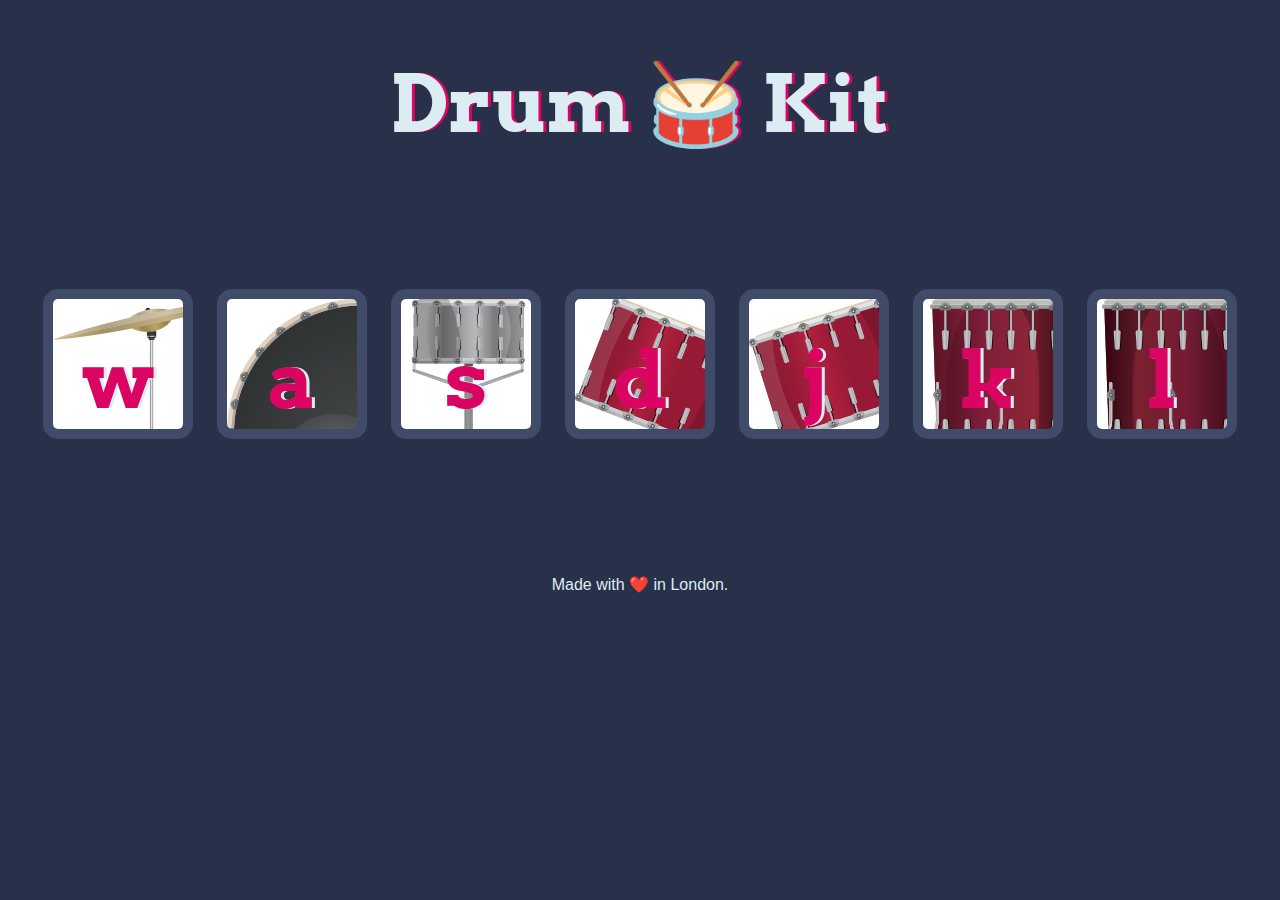
<file: Drum Kit Starting Files/index.html>
<!DOCTYPE html>
<html lang="en" dir="ltr">

<head>
  <meta charset="utf-8">
  <title>Drum Kit</title>
  <link rel="stylesheet" href="styles.css">
  <link href="https://fonts.googleapis.com/css?family=Arvo" rel="stylesheet">
</head>

<body>

  <h1 id="title">Drum 🥁 Kit</h1>
  <div class="set">
    <button class="w drum">w</button>
    <button class="a drum">a</button>
    <button class="s drum">s</button>
    <button class="d drum">d</button>
    <button class="j drum">j</button>
    <button class="k drum">k</button>
    <button class="l drum">l</button>
  </div>


  <footer>
    Made with ❤️ in London.
  </footer>
  <script src="index.js" type="text/javascript" charset="utf-8"></script>
</body>

</html>
</file>
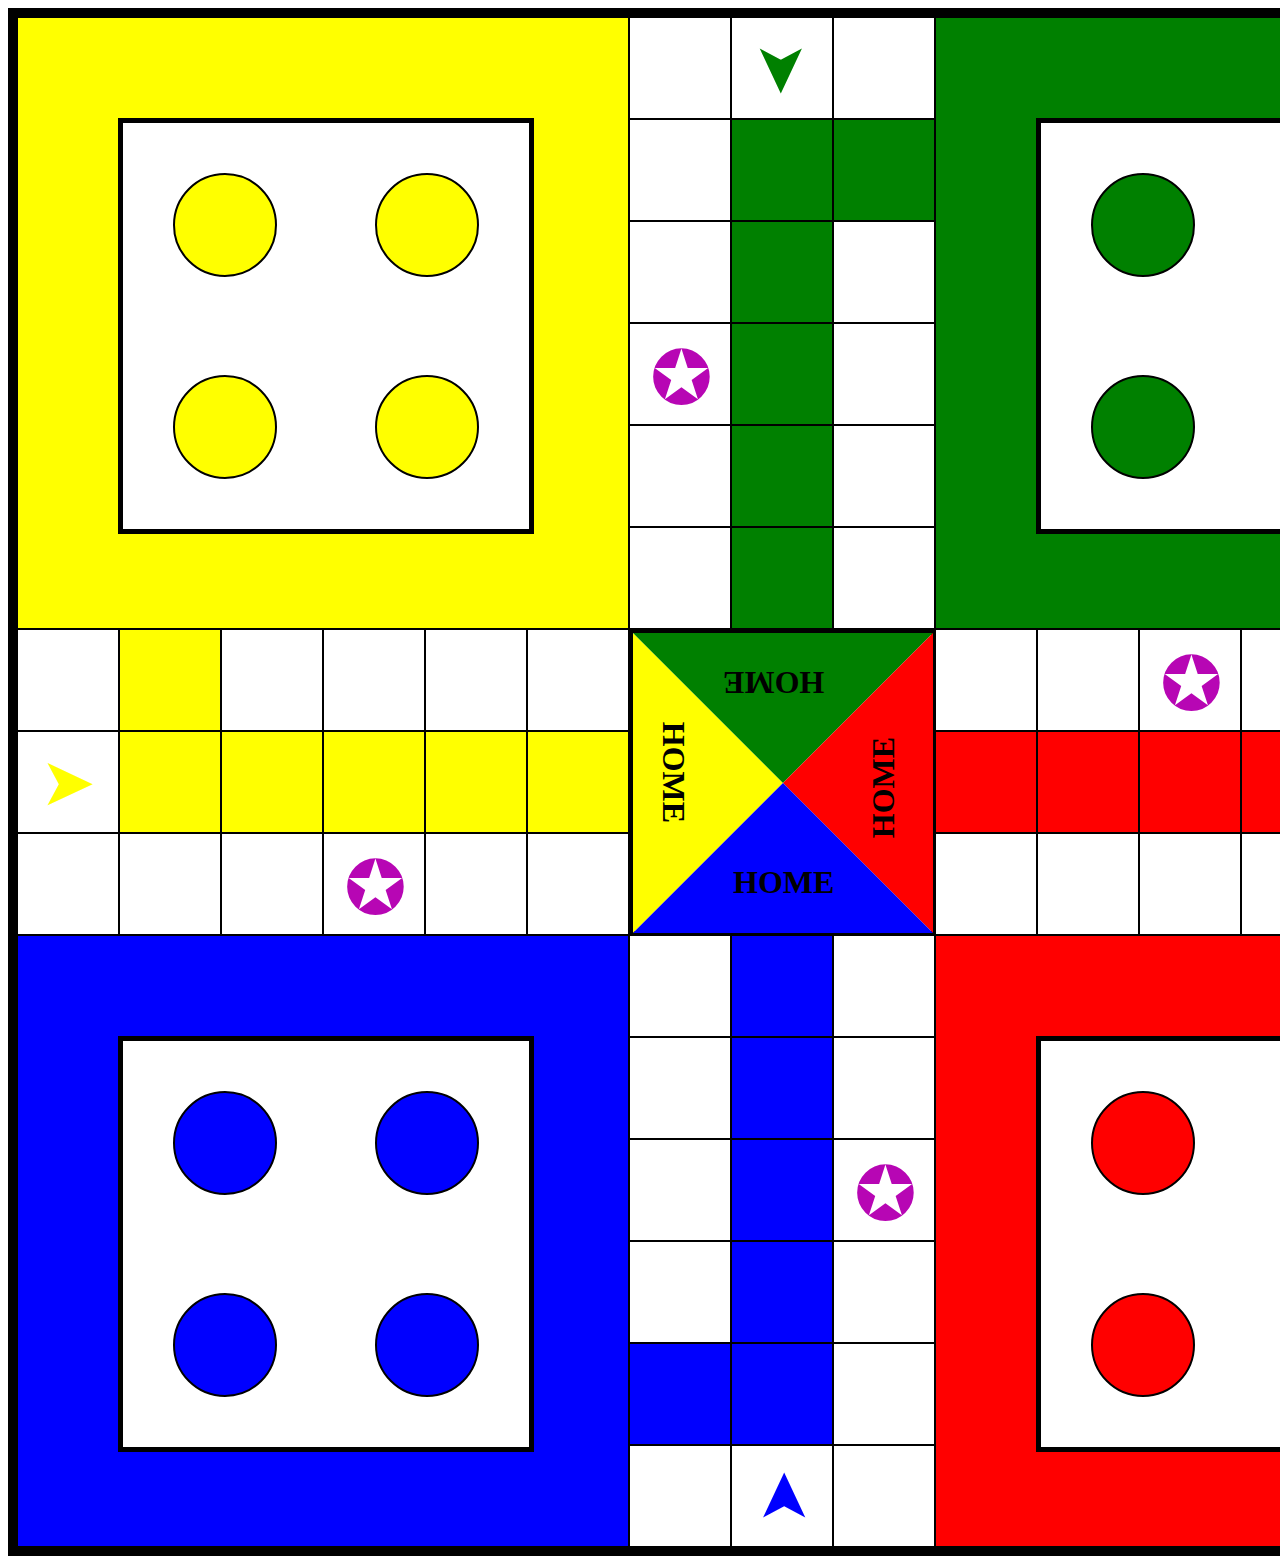
<file: LUDO.html>
<!DOCTYPE html>
<html lang="en">
     <head>
          <meta charset="UTF-8" />
          <title>Ludo King</title>
          <style>
               .board {
                    display: grid;
                    gap: 2px;
                    height: 1528px;
                    width: 1528px;
                    background-color: black;
                    border: solid 10px black;
                    grid-template-columns: repeat(15,100px);
                    grid-template-rows: repeat(15,100px);
               }
               .yellow {
                    position: relative;
                    display: grid;
                    grid-area: 1/1/7/7;
                    background-color: yellow;
               }
               .yellowwhite {
                    position: absolute;
                    height: 406px;
                    width: 406px;
                    background-color: white;
                    top: 100px;
                    left: 100px;
                    border: 5px solid black;
               }
               .yc1 {
                    position: absolute;
                    height: 100px;
                    width: 100px;
                    border-radius: 50%;
                    background-color: yellow;
                    top: 50px;
                    left: 50px;
                    border: 2px solid black;
               }
               .yc2 {
                    position: absolute;
                    height: 100px;
                    width: 100px;
                    border-radius: 50%;
                    background-color: yellow;
                    top: 50px;
                    right: 50px;
                    border: 2px solid black;
               }
               .yc3 {
                    position: absolute;
                    height: 100px;
                    width: 100px;
                    border-radius: 50%;
                    background-color: yellow;
                    bottom: 50px;
                    left: 50px;
                    border: 2px solid black;
               }
               .yc4 {
                    position: absolute;
                    height: 100px;
                    width: 100px;
                    border-radius: 50%;
                    background-color: yellow;
                    bottom: 50px;
                    right: 50px;
                    border: 2px solid black;
               }
               .yellow1 {
                    grid-area: 7/2/8/3;
                    background-color: yellow;
               }
               .yellow2 {
                    grid-area: 8/2/9/3;
                    background-color: yellow;
               }
               .yellow3 {
                    grid-area: 8/3/9/4;
                    background-color: yellow;
               }
               .yellow4 {
                    grid-area: 8/4/9/5;
                    background-color: yellow;
               }
               .yellow5 {
                    grid-area: 8/5/9/6;
                    background-color: yellow;
               }
               .yellow6 {
                    grid-area: 8/6/9/7;
                    background-color: yellow;
               }
               .green {
                    position: relative;
                    display: grid;
                    grid-area: 1/10/7/16;
                    background-color: green;
               }
               .greenwhite {
                    position: absolute;
                    height: 406px;
                    width: 406px;
                    background-color: white;
                    top: 100px;
                    left: 100px;
                    border:5px solid black;
               }
               .gc1 {
                    position: absolute;
                    height: 100px;
                    width: 100px;
                    border-radius: 50%;
                    background-color: green;
                    top: 50px;
                    left: 50px;
                    border: 2px solid black;
               }
               .gc2 {
                    position: absolute;
                    height: 100px;
                    width: 100px;
                    border-radius: 50%;
                    background-color: green;
                    top: 50px;
                    right: 50px;
                    border: 2px solid black;
               }
               .gc3 {
                    position: absolute;
                    height: 100px;
                    width: 100px;
                    border-radius: 50%;
                    background-color: green;
                    bottom: 50px;
                    left: 50px;
                    border: 2px solid black;
               }
               .gc4 {
                    position: absolute;
                    height: 100px;
                    width: 100px;
                    border-radius: 50%;
                    background-color: green;
                    bottom: 50px;
                    right: 50px;
                    border: 2px solid black;
               }
               .green1 {
                    grid-area: 2/9/3/10;
                    background-color: green;
               }
               .green2 {
                    grid-area: 2/8/3/9;
                    background-color: green;
               }
               .green3 {
                    grid-area: 3/8/4/9;
                    background-color: green;
               }
               .green4 {
                    grid-area: 4/8/5/9;
                    background-color: green;
               }
               .green5 {
                    grid-area: 5/8/6/9;
                    background-color: green;
               }
               .green6 {
                    grid-area: 6/8/7/9;
                    background-color: green;
               }
               .red {
                    position: relative;
                    display: grid;
                    grid-area: 10/10/16/16;
                    background-color: red;
               }
               .redwhite {
                    position: absolute;
                    height: 406px;
                    width: 406px;
                    background-color: white;
                    top: 100px;
                    left: 100px;
                    border: 5px solid black;
               }
               .rc1 {
                    position: absolute;
                    height: 100px;
                    width: 100px;
                    border-radius: 50%;
                    background-color: red;
                    top: 50px;
                    left: 50px;
                    border: 2px solid black;
               }
               .rc2 {
                    position: absolute;
                    height: 100px;
                    width: 100px;
                    border-radius: 50%;
                    background-color: red;
                    top: 50px;
                    right: 50px;
                    border: 2px solid black;
               }
               .rc3 {
                    position: absolute;
                    height: 100px;
                    width: 100px;
                    border-radius: 50%;
                    background-color: red;
                    bottom: 50px;
                    left: 50px;
                    border: 2px solid black;
               }
               .rc4 {
                    position: absolute;
                    height: 100px;
                    width: 100px;
                    border-radius: 50%;
                    background-color: red;
                    bottom: 50px;
                    right: 50px;
                    border: 2px solid black;
               }
               .red1 {
                    grid-area: 9/14/10/15;
                    background-color: red;
               }
               .red2 {
                    grid-area: 8/14/9/15;
                    background-color: red;
               }
               .red3 {
                    grid-area: 8/13/9/14;
                    background-color: red;
               }
               .red4 {
                    grid-area: 8/12/9/13;
                    background-color: red;
               }
               .red5 {
                    grid-area: 8/11/9/12;
                    background-color: red;
               }
               .red6 {
                    grid-area: 8/10/9/11;
                    background-color: red;
               }
               .blue {
                    position: relative;
                    display: grid;
                    grid-area: 10/1/16/7;
                    background-color: blue;
               }
               .bluewhite {
                    position: absolute;
                    height: 406px;
                    width: 406px;
                    background-color: white;
                    top: 100px;
                    left: 100px;
                    border: 5px solid black;
               }
               .bc1 {
                    position: absolute;
                    height: 100px;
                    width: 100px;
                    border-radius: 50%;
                    background-color: blue;
                    top: 50px;
                    left: 50px;
                    border: 2px solid black;
               }
               .bc2 {
                    position: absolute;
                    height: 100px;
                    width: 100px;
                    border-radius: 50%;
                    background-color: blue;
                    top: 50px;
                    right: 50px;
                    border: 2px solid black;
               }
               .bc3 {
                    position: absolute;
                    height: 100px;
                    width: 100px;
                    border-radius: 50%;
                    background-color: blue;
                    bottom: 50px;
                    left: 50px;
                    border: 2px solid black;
               }
               .bc4 {
                    position: absolute;
                    height: 100px;
                    width: 100px;
                    border-radius: 50%;
                    background-color: blue;
                    bottom: 50px;
                    right: 50px;
                    border: 2px solid black;
               }
               .blue1 {
                    grid-area: 14/7/15/8;
                    background-color: blue;
               }
               .blue2 {
                    grid-area: 14/8/15/9;
                    background-color: blue;
               }
               .blue3 {
                    grid-area: 13/8/14/9;
                    background-color: blue;
               }
               .blue4 {
                    grid-area: 12/8/13/9;
                    background-color: blue;
               }
               .blue5 {
                    grid-area: 11/8/12/9;
                    background-color: blue;
               }
               .blue6 {
                    grid-area: 10/8/11/9;
                    background-color: blue;
               }
               .white {
                    position: relative;
                    grid-area: 7/7/10/10;
                    background-color: white;
                    border: 3px solid black;
               }
               .yt {
                    position: absolute;
                    height: 0px;
                    width: 0px;
                    border-top: 150px solid transparent;
                    border-bottom: 150px solid transparent;
                    border-left: 150px solid yellow;
               }
               .h1 {
                    position: absolute;
                    top: -50px;
                    left: -160px;
                    transform: rotate(90deg);
               }
               .gt {
                    position: absolute;
                    height: 0px;
                    width: 0px;
                    border-top: 150px solid green;
                    border-right: 150px solid transparent;
                    border-left: 150px solid transparent;
               }
               .h2 {
                    position: absolute;
                    top: -140px;
                    left: -60px;
                    transform: rotate(180deg);
               }
               .rt {
                    position: absolute;
                    height: 0px;
                    width: 0px;
                    border-bottom: 150px solid transparent;
                    border-top: 150px solid transparent;
                    border-right: 150px solid red;
                    left: 150px;
               }
               .h3 {
                    position:absolute;
                    left: 50px;
                    top: -35px;
                    transform: rotate(-90deg)
               }
               .bt {
                    position: absolute;
                    height: 0px;
                    width: 0px;
                    border-bottom: 150px solid blue;
                    border-right: 150px solid transparent;
                    border-left: 150px solid transparent;
                    top: 150px;
               }
               .h4 {
                    position:absolute;
                    top: 60px;
                    left: -50px;
                    transform: rotate(360deg);
               }
               .white1 {
                    background-color: white
               }
               .white2 {
                    position: relative;
                    background-color: white
               }
               .sg {
                    position: absolute;
                    top: 15px;
                    left: 25px;
                    font-weight: bold;
                    font-size: 60px;
                    color: green;
                    transform: rotate(90deg);
               }
               .white3 {
                    background-color: white
               }
               .white4 {
                    background-color: white
               }
               .white5 {
                    background-color: white
               }
               .white6 {
                    background-color: white
               }
               .white7 {
                    position: relative;
                    background-color: white
               }
               .white8 {
                    background-color: white
               }
               .white9 {
                    background-color: white
               }
               .white10 {
                    background-color: white
               }
               .white11 {
                    background-color: white
               }
               .white12 {
                    background-color: white
               }
               .white13 {
                    background-color: white
               }
               .white14 {
                    background-color: white
               }
               .white15 {
                    background-color: white
               }
               .white16 {
                    background-color: white
               }
               .white17 {
                    background-color: white
               }
               .white18 {
                    background-color: white
               }
               .white19 {
                    background-color: white
               }
               .white20 {
                    position: relative;
                    background-color: white
               }
               .white21 {
                    background-color: white
               }
               .white22 {
                    background-color: white
               }
               .white23 {
                    background-color: white
               }
               .white24 {
                    position: relative;
                    background-color: white
               }
               .sy {
                    position: absolute;
                    top: 15px;
                    left: 25px;
                    font-weight: bold;
                    font-size: 60px;
                    color: yellow;
                    transform: rotate(360deg);
               }
               .white25 {
                    position: relative;
                    background-color: white
               }
               .sr {
                    position: absolute;
                    top: 25px;
                    left: 15px;
                    font-weight: bold;
                    font-size: 60px;
                    color: red;
                    transform: rotate(180deg);
               }
               .white26 {
                    background-color: white
               }
               .white27 {
                    background-color: white
               }
               .white28 {
                    background-color: white
               }
               .white29 {
                    position: relative;
                    background-color: white
               }
               .white30 {
                    background-color: white
               }
               .white31 {
                    background-color: white
               }
               .white32 {
                    background-color: white
               }
               .white33 {
                    background-color: white
               }
               .white34 {
                    background-color: white
               }
               .white35 {
                    background-color: white
               }
               .white36 {
                    background-color: white
               }
               .white37 {
                    background-color: white
               }
               .white38 {
                    background-color: white
               }
               .white39 {
                    background-color: white
               }
               .white40 {
                    background-color: white
               }
               .white41 {
                    background-color: white
               }
               .white42 {
                    position: relative;
                    background-color: white
               }
               .white43 {
                    background-color: white
               }
               .white44 {
                    background-color: white
               }
               .white45 {
                    background-color: white
               }
               .white46 {
                    background-color: white
               }
               .white47 {
                    position: relative;
                    background-color: white
               }
               .sb {
                    position: absolute;
                    top: 15px;
                    left: 25px;
                    font-weight: bold;
                    font-size: 60px;
                    color: blue;
                    transform: rotate(270deg);
               }
               .white48 {
                    background-color: white
               }
               .star {
                    position: absolute;
                    top: 10px;
                    left: 20px;
                    font-size: 75px;
                    color: rgb(183, 6, 180);
               }

          </style>
     </head>
     <body>
          <div class="board">
               <div class="yellow">
                    <div class="yellowwhite">
                         <div class="yc1"></div>
                         <div class="yc2"></div>
                         <div class="yc3"></div>
                         <div class="yc4"></div>
                    </div>
               </div>
                    <div class="yellow1"></div>
                    <div class="yellow2"></div>
                    <div class="yellow3"></div>
                    <div class="yellow4"></div>
                    <div class="yellow5"></div>
                    <div class="yellow6"></div>
               <div class="green">
                    <div class="greenwhite">
                         <div class="gc1"></div>
                         <div class="gc2"></div>
                         <div class="gc3"></div>
                         <div class="gc4"></div>
                    </div>
               </div>
                    <div class="green1"></div>
                    <div class="green2"></div>
                    <div class="green3"></div>
                    <div class="green4"></div>
                    <div class="green5"></div>
                    <div class="green6"></div>
               <div class="red">
                    <div class="redwhite">
                         <div class="rc1"></div>
                         <div class="rc2"></div>
                         <div class="rc3"></div>
                         <div class="rc4"></div>
                    </div>
               </div>
                    <div class="red1"></div>
                    <div class="red2"></div>
                    <div class="red3"></div>
                    <div class="red4"></div>
                    <div class="red5"></div>
                    <div class="red6"></div>
               <div class="blue">
                    <div class="bluewhite">
                         <div class="bc1"></div>
                         <div class="bc2"></div>
                         <div class="bc3"></div>
                         <div class="bc4"></div>
                    </div>
               </div>
                    <div class="blue1"></div>
                    <div class="blue2"></div>
                    <div class="blue3"></div>
                    <div class="blue4"></div>
                    <div class="blue5"></div>
                    <div class="blue6"></div>
               <div class="white">
                    <div class="yt">
                         <h1 class="h1">HOME</h1>
                    </div>
                    <div class="gt">
                         <h1 class="h2">HOME</h1>
                    </div>
                    <div class="rt">
                         <h1 class="h3">HOME</h1>
                    </div>
                    <div class="bt">
                         <h1 class="h4">HOME</h1>
                    </div>
               </div>
                    <div class="white1"></div>                         
                    <div class="white2">
                         <span class="sg">&#10148;</span>
                    </div>
                    <div class="white3"></div>
                    <div class="white4"></div>
                    <div class="white5"></div>
                    <div class="white6"></div>
                    <div class="white7">
                         <span class="star">&#10026;</span>
                    </div>
                    <div class="white8"></div>
                    <div class="white9"></div>
                    <div class="white10"></div>
                    <div class="white11"></div>                         
                    <div class="white12"></div>
                    <div class="white13"></div>
                    <div class="white14"></div>
                    <div class="white15"></div>
                    <div class="white16"></div>
                    <div class="white17"></div>
                    <div class="white18"></div>
                    <div class="white19"></div>
                    <div class="white20">
                         <span class="star">&#10026;</span>
                    </div>
                    <div class="white21"></div>                         
                    <div class="white22"></div>
                    <div class="white23"></div>
                    <div class="white24">
                         <span class="sy">&#10148;</span>
                    </div>
                    <div class="white25">
                         <span class="sr">&#10148;</span>
                    </div>
                    <div class="white26"></div>
                    <div class="white27"></div>
                    <div class="white28"></div>
                    <div class="white29">
                         <span class="star">&#10026;</span>
                    </div>
                    <div class="white30"></div>
                    <div class="white31"></div>                         
                    <div class="white32"></div>
                    <div class="white33"></div>
                    <div class="white34"></div>
                    <div class="white35"></div>
                    <div class="white36"></div>
                    <div class="white37"></div>
                    <div class="white38"></div>
                    <div class="white39"></div>
                    <div class="white40"></div>
                    <div class="white41"></div>                         
                    <div class="white42">
                         <span class="star">&#10026;</span>
                    </div>
                    <div class="white43"></div>
                    <div class="white44"></div>
                    <div class="white45"></div>
                    <div class="white46"></div>
                    <div class="white47">
                         <span class="sb">&#10148;</span>
                    </div>
                    <div class="white48"></div>
          </div>
     </body>
</html>
</file>
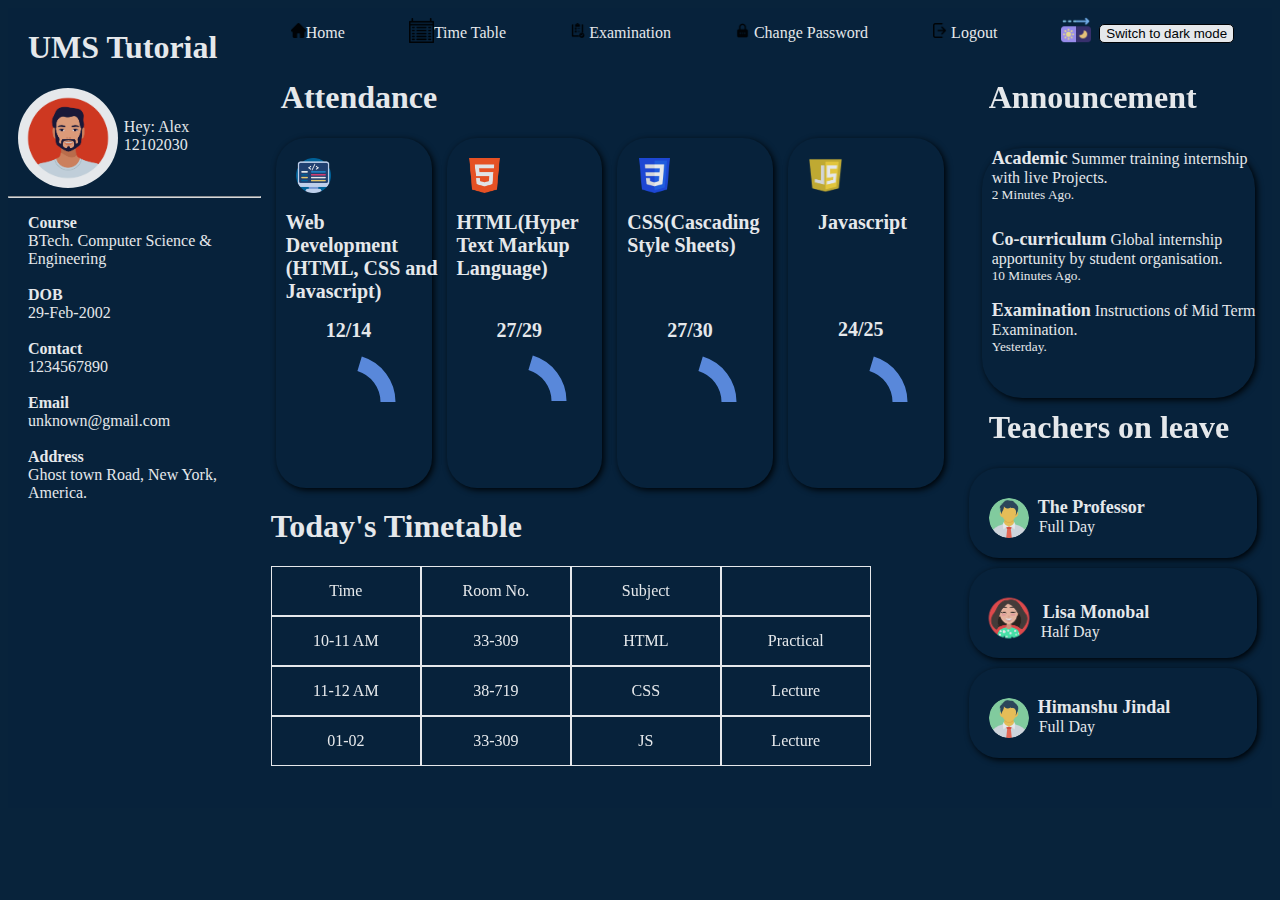
<file: Dashboard/home.html>
<html>
<head>
<link href="css/style.css" rel="stylesheet" type="text/css"/>
</head>
<body>
<div id="main">
	<div id="m1">
	<h1 style="position:relative; left:20px;">UMS Tutorial</h1>
		<div id="m1a">
			<div id="m1a1">
				<img src="images/profile.jpg" style="height:100px; width:100px; border-radius:80%;position:relative; left:10px"/>
			</div>
			<div id="m1a2">
				Hey: Alex<br/>
				12102030
			</div>
		</div>
		<hr>
		<div id="m1b">
			<ul>
				<li><span style="font-weight:600;">Course</span><br/>BTech. Computer Science &<br/> Engineering</li><br/>
				<li><span style="font-weight:600;">DOB</span><br/>29-Feb-2002</li><br/>
				<li><span style="font-weight:600;">Contact</span><br/>1234567890</li><br/>
				<li><span style="font-weight:600;">Email</span><br/>unknown@gmail.com</li><br/> 
				<li><span style="font-weight:600;">Address</span><br/>Ghost town Road, New York, <br/>America.</li><br/>
			</ul>
		</div>
	</div>
	<div id="m2">
		<div id="m2a">
			<ul>
				<li><img src="images/home.png" style="height:15px; width:15px;"/><a href="#">Home</a></li>
				<li><img src="images/schedule.png" style="height:25px; width:25px;position:relative; top:5px;"/><a href="#">Time Table</a></li>
				<li><img src="images/examination.png" style="height:15px; width:15px; "/><a href="#"> Examination </a></li>
				<li><img src="images/lock.png" style="height:15px; width:15px;"/> <a href="#">Change Password</a> </li>
				<li><img src="images/logout.png" style="height:15px; width:15px;"/> <a href="login.html"> Logout </a></li>
				<li><img src="images/dark-mode.png" style="height:30px; width:30px;position:relative; top:7px;"/><a href="home.html"><button Style="position:relative; left:8px; color:black; background-color:white; border:1px solid black; border-radius:5px;">Switch to dark mode</button></a></li>
			</ul>
		</div>
		<div id="m2b">
			<div id="m2ba">
			<h1 style="position:relative;left:20px;">Attendance</h1>
				<div class="a">
				<img src="images/coding.png" style="height:35px; width:35px; position:relative; left:20px; top:20px;"/><br/><br/>
					<span style="position:relative;left:10px;top:20px;font-size:20px; font-weight:600;">Web<br/>Development (HTML, CSS and Javascript)</span><br/><br/><br/><span Style="font-size:20px; font-weight:600; position:relative;left:50px;">12/14</span>
					<svg style="position:relative;top:10px;left:22px;"><circle cx="50" cy="50" r="40" stroke="blue" stroke-width="12" fill="white"></circle></svg>
				</div>
				<div class="a">
				<img src="images/h1.png" style="height:35px; width:35px; position:relative; left:20px; top:20px;"/><br/><br/>
					<span style="position:relative;left:10px;top:20px;font-size:20px; font-weight:600;">HTML(Hyper Text Markup Language)</span><br/><br/><br/><br/><span Style="font-size:20px; font-weight:600; position:relative;left:50px;top:5px;">27/29</span>
					<svg style="position:relative;top:14px;left:22px;">
						<circle cx="50" cy="50" r="40" stroke="blue" stroke-width="12" fill="white"></circle>
					</svg>
				</div>
				<div class="a">
				<img src="images/c1.png" style="height:35px; width:35px; position:relative; left:20px; top:20px;"/><br/><br/>
				<span style="position:relative;left:10px;top:20px;font-size:20px; font-weight:600;">CSS(Cascading Style Sheets)</span><br/><br/><br/><br/><br/><span Style="font-size:20px; font-weight:600; position:relative;left:50px;top:10px;">27/30</span>
				<svg style="position:relative;top:20px;left:22px;">86%
						<circle cx="50" cy="50" r="40" stroke="blue" stroke-width="12" fill="white">86%</circle>
					</svg>
				</div>
				<div class="a">
				<img src="images/j1.png" style="height:35px; width:35px; position:relative; left:20px; top:20px;"/><br/><br/>
				<span style="position:relative;left:30px;top:20px;font-size:20px; font-weight:600;">Javascript</span>
				<br/><br/><br/><br/><br/><br/><span Style="font-size:20px; font-weight:600; position:relative;left:50px;top:14px;">24/25</span>
				<svg style="position:relative;top:25px;left:22px;">
						<circle cx="50" cy="50" r="40" stroke="blue" stroke-width="12" fill="white"></circle>
					</svg>
				</div>
				<h1 Style="position:relative; top:20px; left:10px;">Today's Timetable</h1>
				<div class="tt" Style="position:relative; top:20px; left:10px;">
					<div class="item">Time</div>
					<div class="item">Room No.</div>
					<div class="item">Subject</div>
					<div class="item"></div>
					<div class="item">10-11 AM</div>
					<div class="item">33-309</div>
					<div class="item">HTML</div>
					<div class="item">Practical</div>
					<div class="item">11-12 AM</div>
					<div class="item">38-719</div>
					<div class="item">CSS</div>
					<div class="item">Lecture</div>
					<div class="item">01-02</div>
					<div class="item">33-309</div>
					<div class="item">JS</div>
					<div class="item">Lecture</div>
				</div>
			</div>
			<div id="m2bb">
				<h1 Style="position:relative; left:20px;">Announcement</h1>
				<div id="an">
					<p Style="position:relative;left:10px; top:0px;"><span Style="font-size:18px; font-weight:700; ">Academic</span> Summer training internship with live Projects.<br/><small>2 Minutes Ago.</small></p>
					
					<p Style="position:relative;left:10px; top:10px;"><span Style="font-size:18px; font-weight:700; ">Co-curriculum</span> Global internship apportunity by student organisation.<br/><small>10 Minutes Ago.</small></p>
					
					<p Style="position:relative;left:10px; top:10px;"><span Style="font-size:18px; font-weight:700; ">Examination</span> Instructions of Mid Term Examination.<br/><small>Yesterday.</small></p>
				</div>
				<h1 Style="position:relative; left:20px;">Teachers on leave</h1>
				<div class="s">
					<img src="images/p2.avif" style="height:40px; width:40px; border-radius:80%;position:relative; left:20px; top:30px;"/>
					<span Style="font-size:18px; font-weight:600; position:relative; left:25px;top:5px; "> The Professor</span><br/>
					<span Style="position:relative; left:70px; top:5px">Full Day</span>
				</div>
				<div class="s">
					<img src="images/p1.png" style="height:60px; width:60px; border-radius:80%;position:relative; left:10px; top:20px;"/>
					<span Style="font-size:18px; font-weight:600;position:relative; left:10px; bottom:10px;">Lisa Monobal</span><br/>
					<span Style="position:relative; left:72px; bottom:10px">Half Day</span>
				</div>
				<div class="s">
					<img src="images/p2.avif" style="height:40px; width:40px; border-radius:80%;position:relative; left:20px; top:30px;"/>
					<span Style="font-size:18px; font-weight:600;position:relative; left:25px;top:5px;">Himanshu Jindal</span><br/>
					<span Style="position:relative; left:70px; top:5px">Full Day</span>
				</div>
			</div>
		</div>
		
</div>
</body>
</html>
</file>
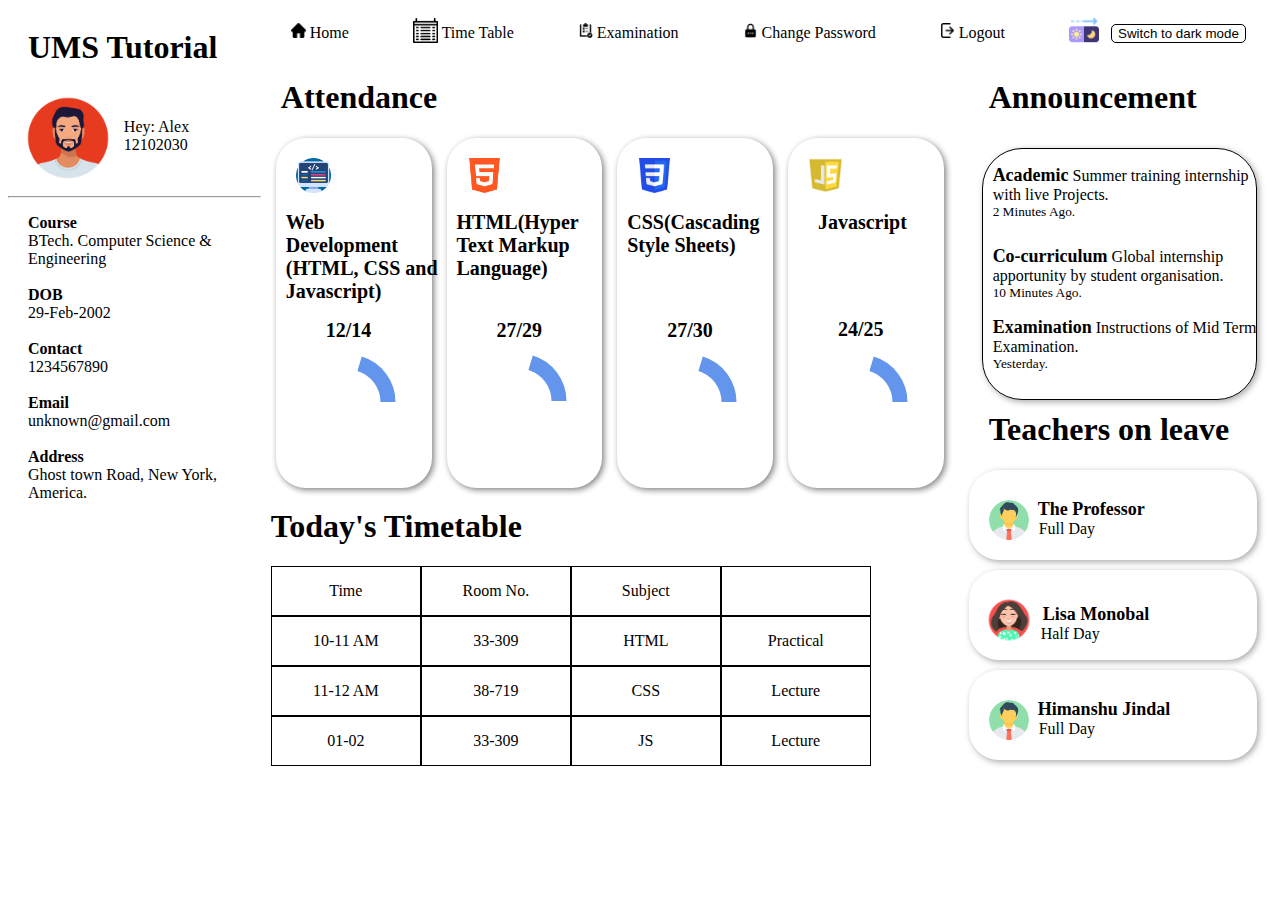
<file: Dashboard/lightmode.html>
<html>
<head>
<link href="css/style1.css" rel="stylesheet" type="text/css"/>
</head>
<body>
<div id="main">
	<div id="m1">
	<h1 style="position:relative; left:20px;">UMS Tutorial</h1>
		<div id="m1a">
			<div id="m1a1">
				<img src="images/profile.jpg" style="height:100px; width:100px; border-radius:80%;position:relative; left:10px"/>
			</div>
			<div id="m1a2">
				Hey: Alex<br/>
				12102030
			</div>
		</div>
		<hr>
		<div id="m1b">
			<ul>
				<li><span style="font-weight:600;">Course</span><br/>BTech. Computer Science &<br/> Engineering</li><br/>
				<li><span style="font-weight:600;">DOB</span><br/>29-Feb-2002</li><br/>
				<li><span style="font-weight:600;">Contact</span><br/>1234567890</li><br/>
				<li><span style="font-weight:600;">Email</span><br/>unknown@gmail.com</li><br/> 
				<li><span style="font-weight:600;">Address</span><br/>Ghost town Road, New York, <br/>America.</li><br/>
			</ul>
		</div>
	</div>
	<div id="m2">
		<div id="m2a">
			<ul>
				<li><img src="images/home.png" style="height:15px; width:15px;"/> <a href="#">  Home </a></li>
				<li><img src="images/schedule.png" style="height:25px; width:25px;position:relative; top:5px;"/> <a href="#">  Time Table</a></li>
				<li><img src="images/examination.png" style="height:15px; width:15px; "/> <a href="#">  Examination </a></li>
				<li><img src="images/lock.png" style="height:15px; width:15px;"/> <a href="#">   Change Password</a> </li>
				<li><img src="images/logout.png" style="height:15px; width:15px;"/> <a href="login.html"> Logout </a></li>
				<li><img src="images/dark-mode.png" style="height:30px; width:30px;position:relative; top:7px;"/> <a href="home.html"><button Style="position:relative; left:8px; color:black; background-color:white; border:1px solid black; border-radius:5px;">Switch to dark mode</button></a></li>
			</ul>
		</div>
		<div id="m2b">
			<div id="m2ba">
			<h1 style="position:relative;left:20px;">Attendance</h1>
				<div class="a">
				<img src="images/coding.png" style="height:35px; width:35px; position:relative; left:20px; top:20px;"/><br/><br/>
					<span style="position:relative;left:10px;top:20px;font-size:20px; font-weight:600;">Web<br/>Development (HTML, CSS and Javascript)</span><br/><br/><br/><span Style="font-size:20px; font-weight:600; position:relative;left:50px;">12/14</span>
					<svg style="position:relative;top:10px;left:22px;"><circle cx="50" cy="50" r="40" stroke="blue" stroke-width="12" fill="white"></circle></svg>
				</div>
				<div class="a">
				<img src="images/h1.png" style="height:35px; width:35px; position:relative; left:20px; top:20px;"/><br/><br/>
					<span style="position:relative;left:10px;top:20px;font-size:20px; font-weight:600;">HTML(Hyper Text Markup Language)</span><br/><br/><br/><br/><span Style="font-size:20px; font-weight:600; position:relative;left:50px;top:5px;">27/29</span>
					<svg style="position:relative;top:14px;left:22px;">
						<circle cx="50" cy="50" r="40" stroke="blue" stroke-width="12" fill="white"></circle>
					</svg>
				</div>
				<div class="a">
				<img src="images/c1.png" style="height:35px; width:35px; position:relative; left:20px; top:20px;"/><br/><br/>
				<span style="position:relative;left:10px;top:20px;font-size:20px; font-weight:600;">CSS(Cascading Style Sheets)</span><br/><br/><br/><br/><br/><span Style="font-size:20px; font-weight:600; position:relative;left:50px;top:10px;">27/30</span>
				<svg style="position:relative;top:20px;left:22px;">86%
						<circle cx="50" cy="50" r="40" stroke="blue" stroke-width="12" fill="white">86%</circle>
					</svg>
				</div>
				<div class="a">
				<img src="images/j1.png" style="height:35px; width:35px; position:relative; left:20px; top:20px;"/><br/><br/>
				<span style="position:relative;left:30px;top:20px;font-size:20px; font-weight:600;">Javascript</span>
				<br/><br/><br/><br/><br/><br/><span Style="font-size:20px; font-weight:600; position:relative;left:50px;top:14px;">24/25</span>
				<svg style="position:relative;top:25px;left:22px;">
						<circle cx="50" cy="50" r="40" stroke="blue" stroke-width="12" fill="white"></circle>
					</svg>
				</div>
				<h1 Style="position:relative; top:20px; left:10px;">Today's Timetable</h1>
				<div class="tt" Style="position:relative; top:20px; left:10px;">
					<div class="item">Time</div>
					<div class="item">Room No.</div>
					<div class="item">Subject</div>
					<div class="item"></div>
					<div class="item">10-11 AM</div>
					<div class="item">33-309</div>
					<div class="item">HTML</div>
					<div class="item">Practical</div>
					<div class="item">11-12 AM</div>
					<div class="item">38-719</div>
					<div class="item">CSS</div>
					<div class="item">Lecture</div>
					<div class="item">01-02</div>
					<div class="item">33-309</div>
					<div class="item">JS</div>
					<div class="item">Lecture</div>
				</div>
			</div>
			<div id="m2bb">
				<h1 Style="position:relative; left:20px;">Announcement</h1>
				<div id="an">
					<p Style="position:relative;left:10px; top:0px;"><span Style="font-size:18px; font-weight:700; ">Academic</span> Summer training internship with live Projects.<br/><small>2 Minutes Ago.</small></p>
					
					<p Style="position:relative;left:10px; top:10px;"><span Style="font-size:18px; font-weight:700; ">Co-curriculum</span> Global internship apportunity by student organisation.<br/><small>10 Minutes Ago.</small></p>
					
					<p Style="position:relative;left:10px; top:10px;"><span Style="font-size:18px; font-weight:700; ">Examination</span> Instructions of Mid Term Examination.<br/><small>Yesterday.</small></p>
				</div>
				<h1 Style="position:relative; left:20px;">Teachers on leave</h1>
				<div class="s">
					<img src="images/p2.avif" style="height:40px; width:40px; border-radius:80%;position:relative; left:20px; top:30px;"/>
					<span Style="font-size:18px; font-weight:600; position:relative; left:25px;top:5px; "> The Professor</span><br/>
					<span Style="position:relative; left:70px; top:5px">Full Day</span>
				</div>
				<div class="s">
					<img src="images/p1.png" style="height:60px; width:60px; border-radius:80%;position:relative; left:10px; top:20px;"/>
					<span Style="font-size:18px; font-weight:600;position:relative; left:10px; bottom:10px;">Lisa Monobal</span><br/>
					<span Style="position:relative; left:72px; bottom:10px">Half Day</span>
				</div>
				<div class="s">
					<img src="images/p2.avif" style="height:40px; width:40px; border-radius:80%;position:relative; left:20px; top:30px;"/>
					<span Style="font-size:18px; font-weight:600;position:relative; left:25px;top:5px;">Himanshu Jindal</span><br/>
					<span Style="position:relative; left:70px; top:5px">Full Day</span>
				</div>
			</div>
		</div>
		
</div>
</body>
</html>
</file>
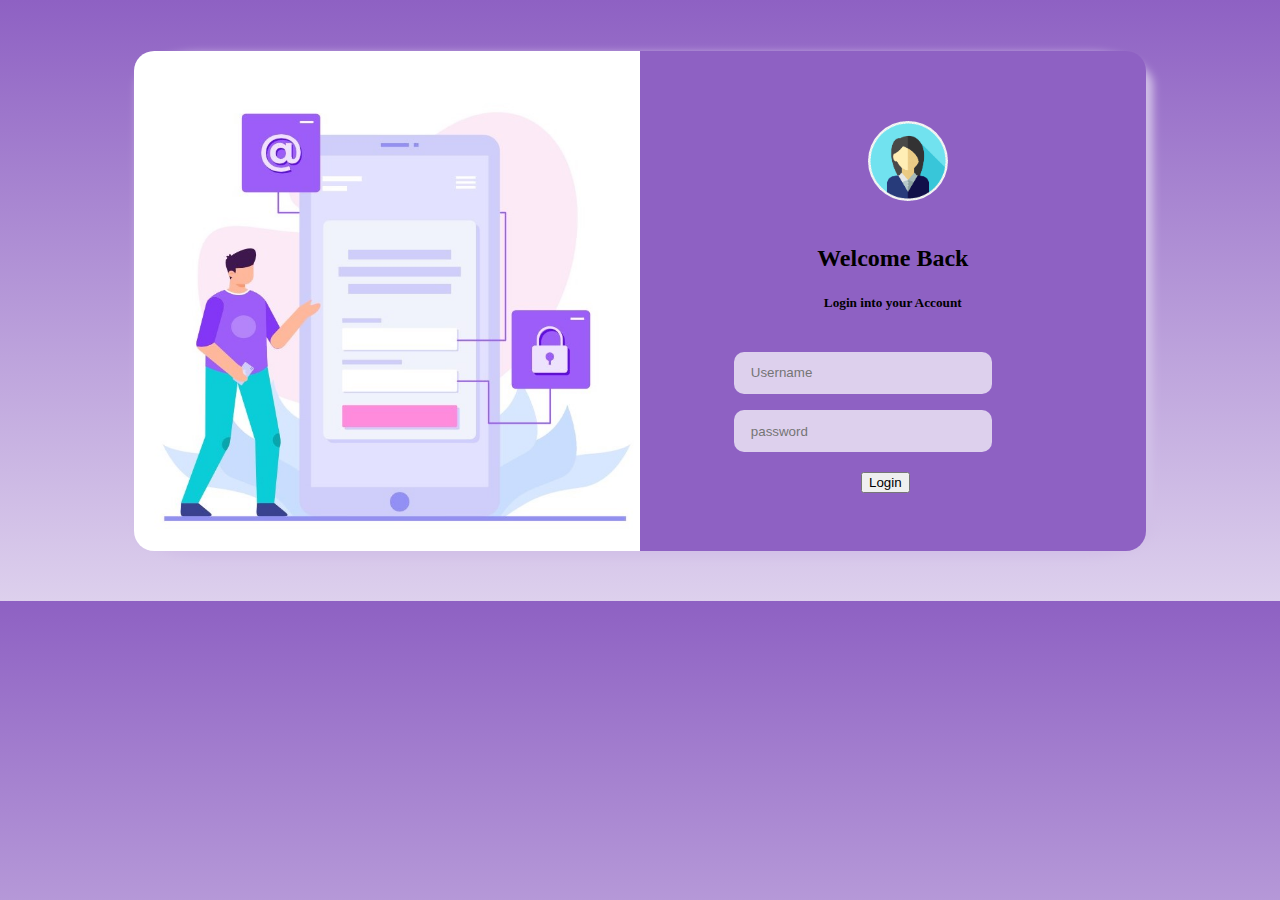
<file: Dashboard/login.html>
<!DOCTYPE html>
<html lang="en">
<head>
    <meta charset="UTF-8">
    <meta name="viewport" content="width=device-width, initial-scale=1.0">
    <title>Login</title>
    <link rel="stylesheet" href="css/loginstyle.css">
    <link href="https://cdn.jsdelivr.net/npm/bootstrap@5.0.2/dist/css/bootstrap.min.css" rel="stylesheet" integrity="sha384-EVSTQN3/azprG1Anm3QDgpJLIm9Nao0Yz1ztcQTwFspd3yD65VohhpuuCOmLASjC" crossorigin="anonymous">
</head>
<body>
    <div class="con">
      <div class="left">
      </div>
      <div class="right">
        <div class="login-box">
          <img src="images/profile.png" alt="nhi" height="80" width="80" style="margin:4% 45%; border-radius:50%">
          <h2 style="text-align:center;">Welcome Back</h2>
          <h5 style="text-align:center;">Login into your Account</h5>
          <div class="login">
            <form action="">
              <table style="margin:auto; width:80%">
                <tr>
                  <td>
                    <input  class="form-control" type="text" name="userid" placeholder="    Username   ">
                  </td>
                </tr>
                <tr>
                  <td>
                    <input class="form-control"  type="password" name="password" placeholder="    password    ">
                  </td>
                </tr>
                <tr>
                  <td>
                    <a href="lightmode.html"><button type="button" class="btn btn-success" style="margin:5% 40%;">Login</button></a>
                  </td>
                </tr>
              </table>
            </form>
        </div>
      </div>
    </div>
</body>
</html>
</file>
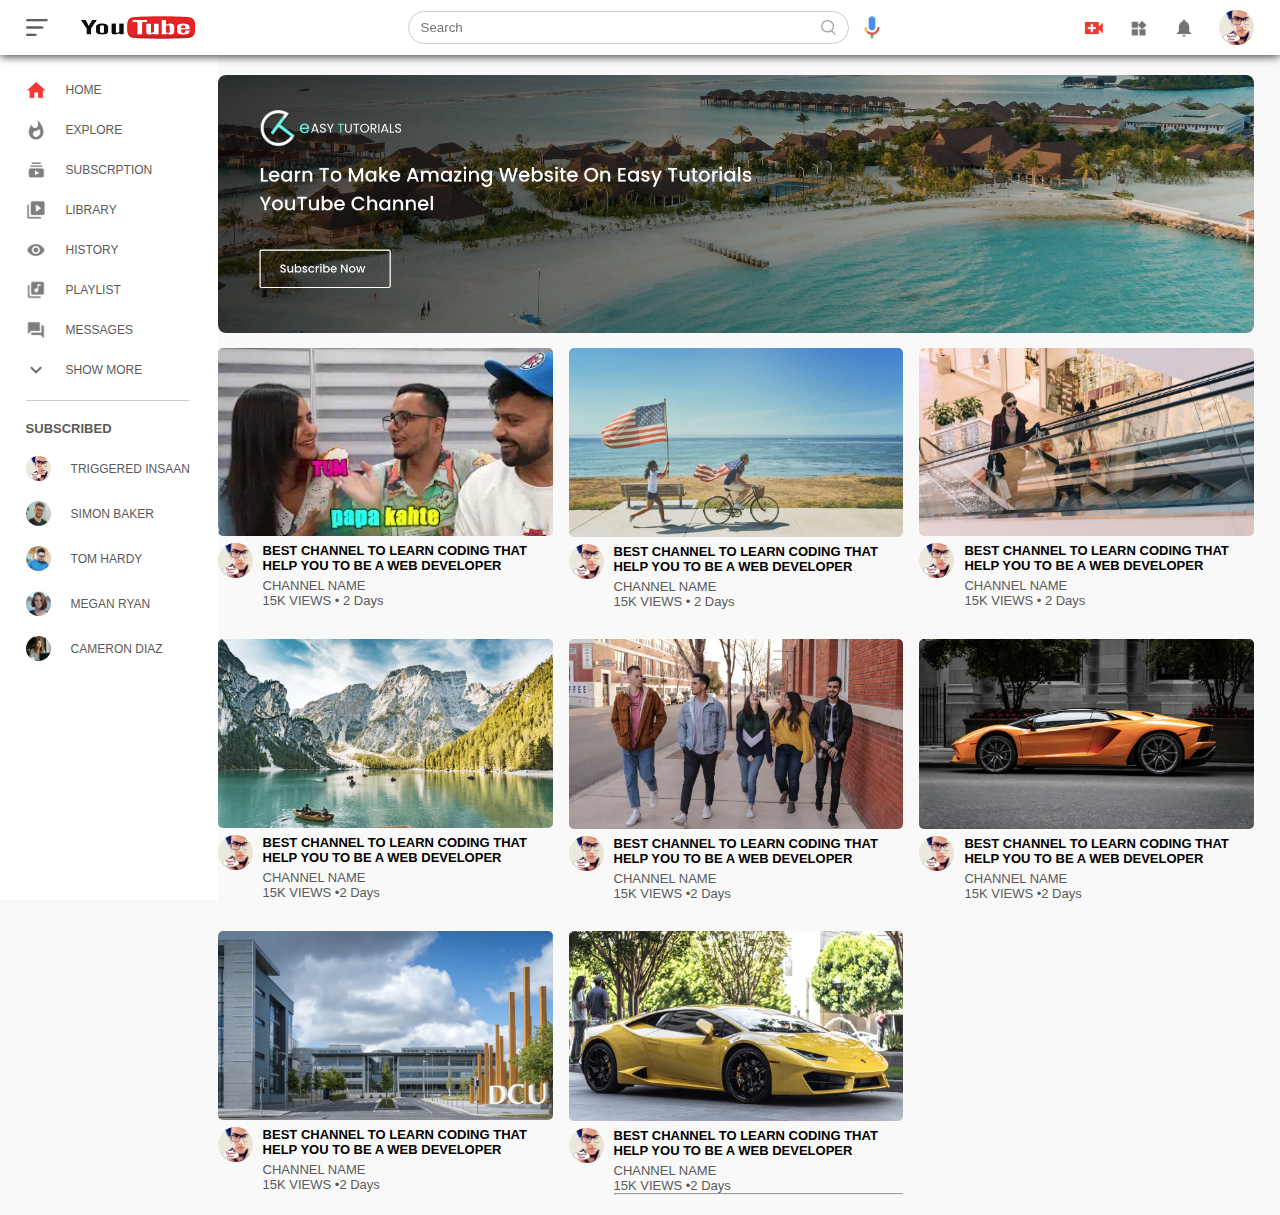
<file: YouTube/yt.html>
<html>

<head>
    <link href="CSS/yt.css" rel="stylesheet" type="text/css" />
    <title> YOUTUBE</title>
</head>

<body>
    <div class="outer" style="height: fit-content; width: 100%;">
        <div id="nav" class="flex_div">
            <div class="left flex_div">
                <img src="Images/menu.png" class="menu_icon" />
                <img src="Images/logo3.png" class="logo" />


            </div>
            <div class="middle flex_div">
                <div class="search flex_div">
                    <input type="text" placeholder="Search" />
                    <img src="Images/search.png">
                </div>
                <img src="Images/voice-search.png" class="mic" />
            </div>
            <div class="right flex_div">
                <img src="Images/upload.png" />
                <img src="Images/more.png" />
                <img src="Images/notification.png" />
                <img src="Images/p1.jpg" class="user_icon" />
            </div>
        </div>
        <div class="sidebar">
            <div class="scrollbox">
                
                <div class="shortcut-link">
                    <a href=""><img src="Images/home.png">
                        <p>HOME</p>
                    </a>
                    <a href=""><img src="Images/explore.png">
                        <p>EXPLORE</p>
                    </a>
                    <a href=""><img src="Images/subscriprion.png">
                        <p>SUBSCRPTION</p>
                    </a>
                    <a href=""><img src="Images/library.png">
                        <p>LIBRARY</p>
                    </a>
                    <a href=""><img src="Images/history.png">
                        <p>HISTORY</p>
                    </a>
                    <a href=""><img src="Images/playlist.png">
                        <p>PLAYLIST</p>
                    </a>
                    <a href=""><img src="Images/messages.png">
                        <p>MESSAGES</p>
                    </a>
                    <a href=""><img src="Images/show-more.png">
                        <p>SHOW MORE</p>
                    </a>
                    <hr />
                </div>
                <div class="subcribedlist" ">
            <h3>SUBSCRIBED</h3>
            <a href=""><img src=" Images/p1.jpg">
                    <p>TRIGGERED INSAAN</p></a>
                    <a href=""><img src="Images/simon.png">
                        <p>SIMON BAKER</p>
                    </a>
                    <a href=""><img src="Images/tom.png">
                        <p>TOM HARDY</p>
                    </a>
                    <a href=""><img src="Images/megan.png">
                        <p>MEGAN RYAN</p>
                    </a>
                    <a href=""><img src="Images/cameron.png">
                        <p>CAMERON DIAZ</p>
                    </a>

                </div>
            </div>
        </div>
        <div class="container">
            <div class="banner">
                <img src="Images/banner.png" />
            </div>
            <div class="list-container">

                <div class="video-list">
                    <a href="yt2.html"><img src="Images/tn1.webp" class="thumbnail"></a>
                    <div class="flex_div">
                        <img src="Images/p1.jpg">
                        <div class="vid-info">
                            <a href="yt2.html"> BEST CHANNEL TO LEARN CODING THAT HELP YOU TO BE A WEB DEVELOPER</a>
                            <p>CHANNEL NAME</p>
                            <p>15K VIEWS &bull; 2 Days</p>
                        </div>
                    </div>
                </div>
                <div class="video-list">
                    <a href="yt2.html"><img src="Images/thumbnail2.png" class="thumbnail"></a>
                    <div class="flex_div">
                        <img src="Images/p1.jpg">
                        <div class="vid-info">
                            <a href="yt2.html"> BEST CHANNEL TO LEARN CODING THAT HELP YOU TO BE A WEB DEVELOPER</a>
                            <p>CHANNEL NAME</p>
                            <p>15K VIEWS &bull; 2 Days</p>
                        </div>
                    </div>
                </div>
                <div class="video-list">
                    <a href="yt2.html"><img src="Images/thumbnail3.png" class="thumbnail"></a>
                    <div class="flex_div">
                        <img src="Images/p1.jpg">
                        <div class="vid-info">
                            <a href=""> BEST CHANNEL TO LEARN CODING THAT HELP YOU TO BE A WEB DEVELOPER</a>
                            <p>CHANNEL NAME</p>
                            <p>15K VIEWS &bull; 2 Days</p>
                        </div>
                    </div>
                </div>
                <div class="video-list">
                    <a href="yt2.html"><img src="Images/thumbnail4.png" class="thumbnail"></a>
                    <div class="flex_div">
                        <img src="Images/p1.jpg">
                        <div class="vid-info">
                            <a href=""> BEST CHANNEL TO LEARN CODING THAT HELP YOU TO BE A WEB DEVELOPER</a>
                            <p>CHANNEL NAME</p>
                            <p>15K VIEWS &bull;2 Days</p>
                        </div>
                    </div>
                </div>
                <div class="video-list">
                    <a href="yt2.html"><img src="Images/thumbnail5.png" class="thumbnail"></a>
                    <div class="flex_div">
                        <img src="Images/p1.jpg">
                        <div class="vid-info">
                            <a href="yt2.html"> BEST CHANNEL TO LEARN CODING THAT HELP YOU TO BE A WEB DEVELOPER</a>
                            <p>CHANNEL NAME</p>
                            <p>15K VIEWS &bull;2 Days</p>
                        </div>
                    </div>
                </div>
                <div class="video-list">
                    <a href="yt2.html"><img src="Images/thumbnail6.png" class="thumbnail"></a>
                    <div class="flex_div">
                        <img src="Images/p1.jpg">
                        <div class="vid-info">
                            <a href="yt2.html"> BEST CHANNEL TO LEARN CODING THAT HELP YOU TO BE A WEB DEVELOPER</a>
                            <p>CHANNEL NAME</p>
                            <p>15K VIEWS &bull;2 Days</p>
                        </div>
                    </div>
                </div>
                <div class="video-list">
                    <a href="yt2.html"><img src="Images/thumbnail7.png" class="thumbnail"></a>
                    <div class="flex_div">
                        <img src="Images/p1.jpg">
                        <div class="vid-info">
                            <a href="yt2.html"> BEST CHANNEL TO LEARN CODING THAT HELP YOU TO BE A WEB DEVELOPER</a>
                            <p>CHANNEL NAME</p>
                            <p>15K VIEWS &bull;2 Days</p>
                        </div>
                    </div>
                </div>
                <div class="video-list">
                    <a href="yt2.html"><img src="Images/thumbnail8.png" class="thumbnail"></a>
                    <div class="flex_div">
                        <img src="Images/p1.jpg">
                        <div class="vid-info">
                            <a href="yt2.html7"> BEST CHANNEL TO LEARN CODING THAT HELP YOU TO BE A WEB DEVELOPER</a>
                            <p>CHANNEL NAME</p>
                            <p>15K VIEWS &bull;2 Days</p>
                            <hr />
                        </div>

                    </div>
                </div>
            </div>
        </div>
    </div>
</body>
<script src="JS/yt.js"></script>

</html>
</file>
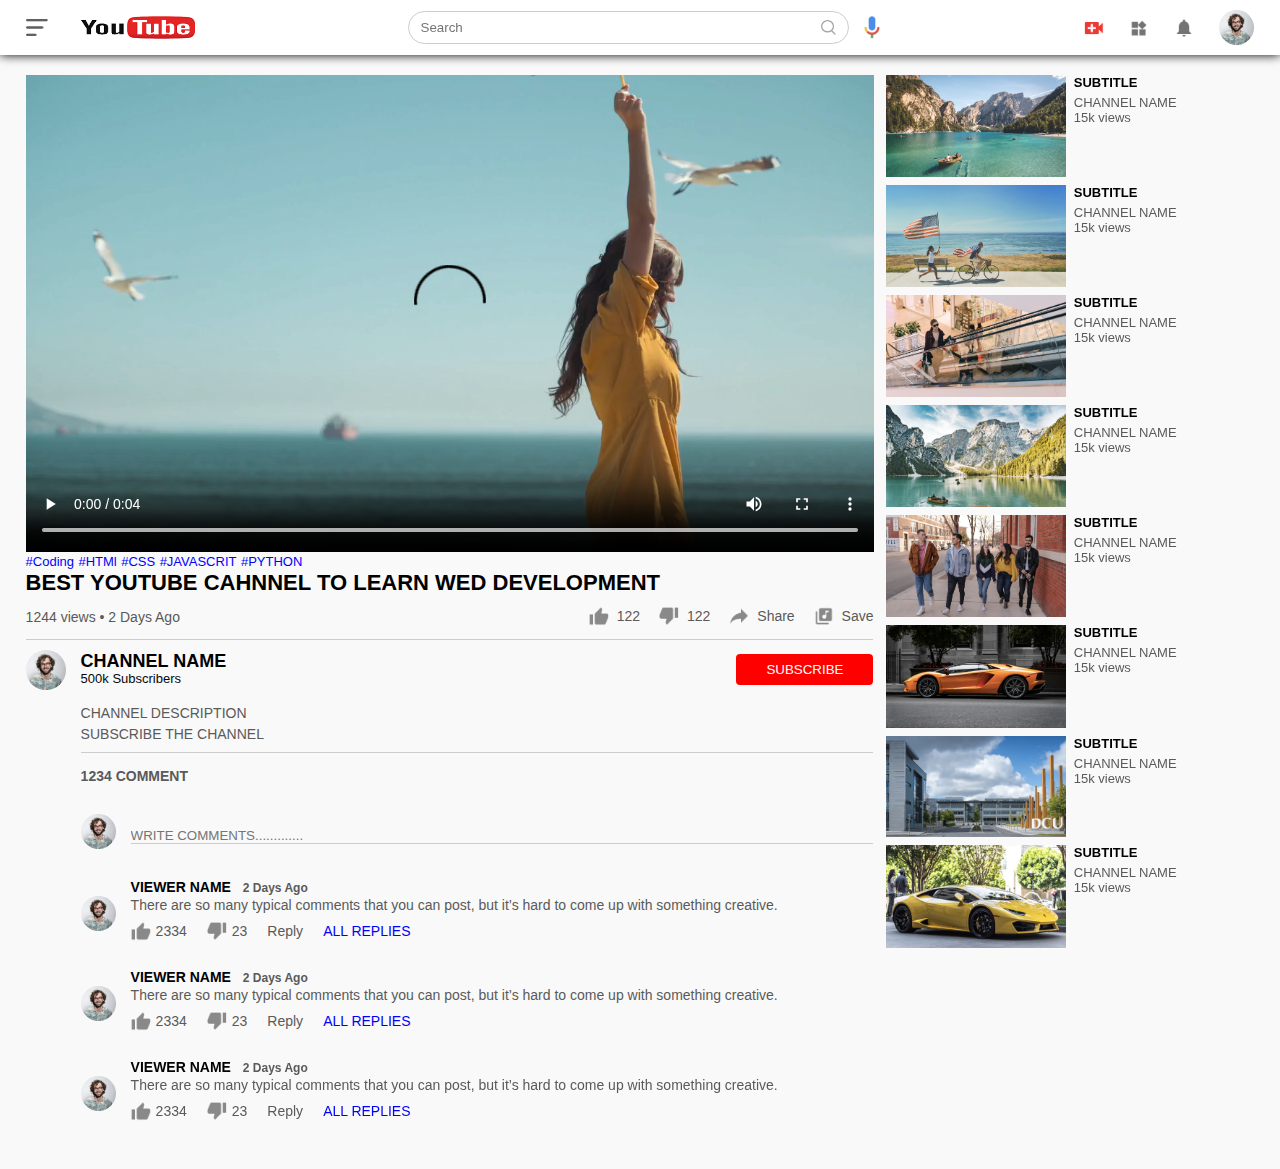
<file: YouTube/yt2.html>
<html>
    <head>
        <title>PLAY VIDEO</title>
        <link href="CSS/yt.css" rel="stylesheet" type="text/css"/>
    </head>
    <body>
        <div id="nav" class="flex_div">
            <div class="left flex_div">
                <img src="Images/menu.png" class="menu_icon" />
                <img src="Images/logo3.png" class="logo" />
    
    
            </div>
            <div class="middle flex_div">
                <div class="search flex_div">
                    <input type="text" placeholder="Search" />
                    <img src="Images/search.png">
                </div>
                <img src="Images/voice-search.png" class="mic" />
            </div>
            <div class="right flex_div">
                <img src="Images/upload.png" />
                <img src="Images/more.png" />
                <img src="Images/notification.png" />
                <img src="Images/Jack.png" class="user_icon" />
            </div>
        </div>

        <div class="container playcontainer">
            <div class="row">
                <div class="playvideo">
                    <video controls autoplay>
                        <source src="Images/video.mp4" type="video/mp4">
                    </video>

                    <div class="tag">
                        <a href="">#Coding</a>
                        <a href="">#HTMl</a>
                        <a href="">#CSS</a>
                        <a href="">#JAVASCRIT</a>
                        <a href="">#PYTHON</a>
                    </div>
                    <h3>BEST YOUTUBE  CAHNNEL TO LEARN WED DEVELOPMENT</h3>
                    <div class="playvideoinfo">
                        <p>1244 views &bull; 2 Days Ago</p>
                        <div>
                            <a href=""><img src="Images/like.png" alt="">122</a>
                            <a href=""><img src="Images/dislike.png" alt="">122</a>
                            <a href=""><img src="Images/share.png" alt="">Share</a>
                            <a href=""><img src="Images/save.png" alt="">Save</a>
                        </div>
                    </div>
                    <hr/>
                    <div class="publisher">
                        <img src="Images/Jack.png"/>
                        <div>
                            <p>CHANNEL NAME</p>
                            <span> 500k Subscribers</span>
                        </div>
                        <button type="button">SUBSCRIBE</button>
                    </div>
                    <div class="viddescription">
                        <p> CHANNEL DESCRIPTION</p>
                        <p>SUBSCRIBE THE CHANNEL</p>
                        <hr/>
                        <h4> 1234 COMMENT </h4>
                        <div class="addcomment">
                            <img src="Images/Jack.png"/>
                            <input type="text" placeholder="WRITE COMMENTS.............">
                        </div>
                        <div class="oldcomment">
                            <img src="Images/Jack.png"/>
                            <div>
                                <h3> VIEWER NAME <span> 2 Days Ago</span></h3>
                                <p> There are so many typical comments that you can post, but it’s hard to come up with something creative.</p>
                                <div class="commentaction">
                                    <img src="Images/like.png"/>
                                    <span>2334</span>
                                    <img src="Images/dislike.png"/>
                                    <span>23</span>
                                    <span>Reply</span>
                                    <a href=""> ALL REPLIES</a>                                
                                </div>
                            
                            </div>
                        </div>
                        <div class="oldcomment">
                            <img src="Images/Jack.png"/>
                            <div>
                                <h3> VIEWER NAME <span> 2 Days Ago</span></h3>
                                <p> There are so many typical comments that you can post, but it’s hard to come up with something creative.</p>
                                <div class="commentaction">
                                    <img src="Images/like.png"/>
                                    <span>2334</span>
                                    <img src="Images/dislike.png"/>
                                    <span>23</span>
                                    <span>Reply</span>
                                    <a href=""> ALL REPLIES</a>                                
                                </div>
                            
                            </div>
                        </div>
                        <div class="oldcomment">
                            <img src="Images/Jack.png"/>
                            <div>
                                <h3> VIEWER NAME <span> 2 Days Ago</span></h3>
                                <p> There are so many typical comments that you can post, but it’s hard to come up with something creative.</p>
                                <div class="commentaction">
                                    <img src="Images/like.png"/>
                                    <span>2334</span>
                                    <img src="Images/dislike.png"/>
                                    <span>23</span>
                                    <span>Reply</span>
                                    <a href=""> ALL REPLIES</a>                                
                                </div>
                            
                            </div>
                        </div>
                    </div>
                </div>
                <div class="right-sidebar">
                    <div class="side-video-list">
                        <a href="" class="small-thumbail"><img src="Images/thumbnail1.png"/></a>
                        <div class="vid-info">
                            <a href="">SUBTITLE</a>
                            <p>CHANNEL NAME</p>
                            <p>15k views</p>
                        </div>
                    </div>
                    <div class="side-video-list">
                        <a href="" class="small-thumbail"><img src="Images/thumbnail2.png"/></a>
                        <div class="vid-info">
                            <a href="">SUBTITLE</a>
                            <p>CHANNEL NAME</p>
                            <p>15k views</p>
                        </div>
                    </div>
                    <div class="side-video-list">
                        <a href="" class="small-thumbail"><img src="Images/thumbnail3.png"/></a>
                        <div class="vid-info">
                            <a href="">SUBTITLE</a>
                            <p>CHANNEL NAME</p>
                            <p>15k views</p>
                        </div>
                    </div>
                    <div class="side-video-list">
                        <a href="" class="small-thumbail"><img src="Images/thumbnail4.png"/></a>
                        <div class="vid-info">
                            <a href="">SUBTITLE</a>
                            <p>CHANNEL NAME</p>
                            <p>15k views</p>
                        </div>
                    </div>
                    <div class="side-video-list">
                        <a href="" class="small-thumbail"><img src="Images/thumbnail5.png"/></a>
                        <div class="vid-info">
                            <a href="">SUBTITLE</a>
                            <p>CHANNEL NAME</p>
                            <p>15k views</p>
                        </div>
                    </div>
                    <div class="side-video-list">
                        <a href="" class="small-thumbail"><img src="Images/thumbnail6.png"/></a>
                        <div class="vid-info">
                            <a href="">SUBTITLE</a>
                            <p>CHANNEL NAME</p>
                            <p>15k views</p>
                        </div>
                    </div>
                    <div class="side-video-list">
                        <a href="" class="small-thumbail"><img src="Images/thumbnail7.png"/></a>
                        <div class="vid-info">
                            <a href="">SUBTITLE</a>
                            <p>CHANNEL NAME</p>
                            <p>15k views</p>
                        </div>
                    </div>
                    <div class="side-video-list">
                        <a href="" class="small-thumbail"><img src="Images/thumbnail8.png"/></a>
                        <div class="vid-info">
                            <a href="">SUBTITLE</a>
                            <p>CHANNEL NAME</p>
                            <p>15k views</p>
                        </div>
                    </div>
                    
                </div>
            </div>
        </div>
    </body>
</html>
</file>
<file: Drum Kit Starting Files/styles.css>
body {
  text-align: center;
  background-color: #283149;
}

h1 {
  font-size: 5rem;
  color: #DBEDF3;
  font-family: "Arvo", cursive;
  text-shadow: 3px 0 #DA0463;

}

footer {
  color: #DBEDF3;
  font-family: sans-serif;
}

.w {
  background-image: url(./images/crash.png);
}

.a {
  background-image: url(./images/kick.png);
}

.s {
  background-image: url(./images/snare.png);
}

.d {
  background-image: url(./images/tom1.png);
}

.j {
  background-image: url(./images/tom2.png);
}

.k {
  background-image: url(./images/tom3.png);
}

.l {
  background-image: url(./images/tom4.png);
}

.set {
  margin: 10% auto;
}

.game-over {
  background-color: red;
  opacity: 0.8;
}

.pressed {
  box-shadow: 0 3px 4px 0 #DBEDF3;
  opacity: 0.5;
}

.red {
  color: red;
}

.drum {
  outline: none;
  border: 10px solid #404B69;
  font-size: 5rem;
  font-family: 'Arvo', cursive;
  line-height: 2;
  font-weight: 900;
  color: #DA0463;
  text-shadow: 3px 0 #DBEDF3;
  border-radius: 15px;
  display: inline-block;
  width: 150px;
  height: 150px;
  text-align: center;
  margin: 10px;
  background-color: white;
}
</file>
<file: Dashboard/css/style.css>
body{
background-color:#08233b;
}
#main{
height:800px;
width:100%;
/* //background-color:white; */
margin:0px;
padding:0px;
font-family:calibri;
background-color:#08233b;
opacity:0.9;
color:white;
}
#m1{
height:800px;
width:20%;
/* //background-color:#dbc1f0; */
float:left;
}
#m2{
height:800px;
width:80%;
/* //background-color:brown; */
float:left;
}
#m2a{
height:50px;
width:100%;
/* //background-color:pink; */
margin:0px;
}
#m2b{
height:750px;
width:100%;
}
#m2a ul{
margin:0px;
list-style-type:none;
display:inline;
padding:0px;
list-style-type:none;
}
#m2a ul li{
margin:0px;
display:inline;
margin:30px;
position:relative;
text-decoration: none;
text-decoration-color: white;
}

#m2a ul li a {
text-decoration: none;
text-decoration-line: none;
color: white;
}

#m1a{
height:100px;
width:100%;
}
#m1a1{
height:100px;
width:30%;
float:left;

}
#m1a2{
height:100px;
width:64%;
float:left;
position:relative;
top:30px;
left:40px;
}
#m1b ul{
list-style-type:none;
position:relative;
padding:0px;
left:20px;
}
#m1b ul li{
list-style-type:none;

}
.a{
height:350px;
width:22%;
/* //border:1px solid; */
float:left;
margin-left:15px;
border-radius:30px;
box-shadow:2px 2px 6px black;

}
#an{
height:250px;
width:90%;
/* //border:1px solid; */
top:10px;
left:13px;
border-radius:40px;
position:relative;
bottom:25px;
box-shadow:2px 2px 6px black;
}
#parent{
height:600px;
width:70%;
}
#right{
width:10%;
height:925px;
}
#m2ba{
height:750px;
width:70%;
/* //background-color:red; */
float:left;
}
#m2bb{
height:750px;
width:30%;
/* //background-color:green; */
float:left;
}
circle{
fill:none;
stroke: cornflowerblue;
stroke-width:15px;
stroke-dasharray:400;
stroke-dashoffset:600;
animation: anim 2s linear forwards;
}
svg{
position:absolute;

}
@keyframes anim{
100%{
stroke-dashoffset:165;
}
}
.s{
height:90px;
width:95%;
/* //margin-bottom:10px;
//border:1px solid;
//background-color:red; */
border-radius:30px;
margin-bottom:10px;
box-shadow:2px 2px 6px black;
}
.tt{
height:250px;
width:600px;
display:grid;
border-radius:10px;
grid-template-columns:1fr 1fr 1fr 1fr;
grid-template-rows:50px 50px 50px 50px;

}
.item{
text-align:center;
border:1px solid;
background-color:#08233b;
padding:15px;
}
</file>
<file: Dashboard/css/style1.css>
#main{
height:800px;
width:100%;
/* //background-color:white; */
margin:0px;
padding:0px;
font-family:calibri;
background-color:white;

}
#m1{
height:800px;
width:20%;
/* //background-color:#dbc1f0; */
float:left;
}
#m2{
height:800px;
width:80%;
/* //background-color:brown; */
float:left;
}
#m2a{
height:50px;
width:100%;
/* //background-color:pink; */
margin:0px;
}
#m2b{
height:750px;
width:100%;
}
#m2a ul{
margin:0px;
list-style-type:none;
display:inline;
padding:0px;
list-style-type:none;
}
#m2a ul li{
margin:0px;
display:inline;
margin:30px;
position:relative;

}
 
#m2a ul li a{
    text-decoration-line: none;
    color: black;
    
}
#m1a{
height:100px;
width:100%;
}
#m1a1{
height:100px;
width:30%;
float:left;

}
#m1a2{
height:100px;
width:64%;
float:left;
position:relative;
top:30px;
left:40px;
}
#m1b ul{
list-style-type:none;
position:relative;
padding:0px;
left:20px;
}
#m1b ul li{
list-style-type:none;

}
.a{
height:350px;
width:22%;
/* //border:1px solid; */
float:left;
margin-left:15px;
border-radius:30px;
box-shadow:2px 2px 6px gray;

}
#an{
height:250px;
width:90%;
border:1px solid;
top:10px;
left:13px;
border-radius:40px;
position:relative;
bottom:25px;
box-shadow:2px 2px 6px darkgray;
}
#parent{
height:600px;
width:70%;
}
#right{
width:10%;
height:925px;
}
#m2ba{
height:750px;
width:70%;
/* //background-color:red; */
float:left;
}
#m2bb{
height:750px;
width:30%;
/* //background-color:green; */
float:left;
}
circle{
fill:none;
stroke: cornflowerblue;
stroke-width:15px;
stroke-dasharray:400;
stroke-dashoffset:600;
animation: anim 2s linear forwards;
}
svg{
position:absolute;

}
@keyframes anim{
100%{
stroke-dashoffset:165;
}
}
.s{
height:90px;
width:95%;
/* //margin-bottom:10px;
//border:1px solid;
//background-color:red; */
border-radius:30px;
margin-bottom:10px;
box-shadow:2px 2px 6px darkgray;
}
.tt{
height:250px;
width:600px;
display:grid;
border-radius:10px;
grid-template-columns:1fr 1fr 1fr 1fr;
grid-template-rows:50px 50px 50px 50px;

}
.item{
text-align:center;
border:1px solid;
background-color:white;
padding:15px;
}
</file>
<file: Dashboard/css/loginstyle.css>
body{
    background-image:linear-gradient(#8e61c3,#ddd0ed);
}

.con{
    padding:0%;
    margin:4% auto;
    height:500px;
    width:80%;
    background-color: pink;
    box-shadow: 5px 4px 8px 2px #d2c0e7;
    border-radius:6%;
}

.left{
    border-radius:4% 0% 0% 4%;
    height: 500px;
    width: 50%;
    background-image:url("../images/log.jpg");
    background-size:cover;
    float:left;
}
.right{
    border-radius:0% 4% 4% 0%;
    height: 500px;
    width: 50%;
    background-color:#8e61c3;
    float:left;
}
.login-box{
    margin: 10% 0;
}
.login{
    width:80%;
    margin:5% 10%;
    /* margin:auto; 
    border:1px solid; */
}
.form-control{
    height:40px;
    width:80%;
    margin-top:4%;
    background-color:#ddd0ed;
    border: none;
    border-radius: 10px;
}
</file>
<file: YouTube/CSS/yt.css>
*{
margin:0;
padding:0;
font-family:'poppins',sans-serif;
box-sizing:border-box;
}
a{
    text-decoration: none;
    color: #5a5a5a;
}
img{
    cursor: pointer;
}
.flex_div{
    display :flex;
    align-items: center;
}
#nav{
    padding: 10px 2%;
    justify-content: space-between;
    box-shadow: 0 0 10px black;
    background-color: white;
    position:sticky;
    top: 0;
    z-index: 10;
}
.right img {
     width: 20px;
     margin-right: 25px;
}
.right .user_icon{
    border-radius:50%;
    width: 35px;
    margin-right: 0;
}
.left .menu_icon{
    width:22px;
    margin-right:25px;
}
.left .logo{
    width:130px;

}
.middle .mic{
    width:16px;
}
.middle .search{
    border:1px solid #ccc;
    margin-right: 15px;
    padding:8px 12px;
    border-radius:25px ;
}
.middle  .search input{
    width:400px;
    border:0;
    outline:0;
    background-color: transparent;
}
.middle  .search img{
    width:15px;
}
.sidebar{
    background-color: white;
    width:17%;
    height: 100%;
    position: fixed;
    top:0;
    padding-top: 80px;
    padding-left: 2%;
    display: flex;
    flex-direction: column;
}
.shortcut-link a img{
    width: 20px;
    margin-right: 20px;
}
.shortcut-link a{
    display: flex;
    align-items: center;
    margin-bottom: 20px;
    width:fit-content;
    flex-wrap: wrap;
}
.shortcut-link a :first-child{
    color:red;

}
.shortcut-link p{
    font-size: 12px;
}
.sidebar hr{
    border:0;
    height:1px;
    background-color: #ccc;
    width: 85%;
}
.subcribedlist h3{
    font-size: 13;
    margin:20px 0;
    color: #5a5a5a;
}
.subcribedlist a{
    display: flex;
    align-items: center;
    margin-bottom: 20px;
    width:fit-content;
    flex-wrap: wrap;
} 
.subcribedlist a img{
    width:25px;
    border-radius: 50%;
    margin-right: 20px;
}
.subcribedlist p{
    font-size: 12px;

}
.small-sidebar{
    width: 5%;
}
.small-sidebar a p{
    display: none;
}
.small-sidebar h3{
    display: none;
}
.small-sidebar hr{
    width: 50%;
    margin-bottom: 25px;
}
.container{
    background-color: #f9f9f9;
    padding-left: 17%;
    padding-right: 2%;
    padding-top: 20px;
    padding-bottom: 20px;
}
.largecontainer{
    padding-left:7%;
}
.banner{
    width:100%;
}
.banner img{
    width:100%;
    border-radius: 8px;
}
.list-container{
    display: grid;
    grid-template-columns: repeat(auto-fit,minmax(250px,1fr));
    grid-column-gap: 16px;
    grid-row-gap: 30px;
    margin-top: 15px;
}
.video-list .thumbnail{
    width:100%;
    border-radius: 5px;
}
.video-list .flex_div{
    align-items: flex-start;
    margin-top: 7px;
}
.video-list .flex_div img{
    width: 35px;
    margin-right: 10px;
    border-radius: 50%;
}
.vid-info{
    color: #5a5a5a;
    font-size: 13px;
}
.vid-info a{
    color: #000;
    font-weight: 600;
    display: block;
    margin-bottom: 5px;
}
@media(max-width:900px){
    .menu_icon{ 
        display: none;
    }
    .sidebar{
        display: none;
    }
    .container,.largecontainer{ 
        padding-left: 5%; 
        padding-right: 5%;
    }
    .right img{
        display: none;
    }
    .right .user_icon{
        display: block;
        width: 30px;
    }
    .middle .search input{
        width:100px;
    }
    .middle.mic{
        display: none;
    }
    .left .logo{
        width:90px;

    }

}

/*YT2*/
.playcontainer{
    padding-left: 2%;

}
.row{
    display:flex;
    justify-content: space-between;
    flex-wrap: wrap;
}
.playvideo{
    flex-basis:69%;
}
.right-sidebar{
    flex-basis: 30%;
}
.playvideo video{
    width: 100%;
}
.side-video-list{
    display: flex;
    justify-content: space-between;
    margin-bottom: 8px;
}
.side-video-list img{
    width:100%;
}
.side-video-list .small-thumbail{
    flex-basis: 49%;
}
.side-video-list .vid-info{
    flex-basis: 49%;
}
.playvideo .tag a{
    color:#0000ff;
    font-size: 13px;
}
.playvideo h3{
    font-weight:600;
    font-size: 22px;
}
.playvideo  .playvideoinfo{
    display: flex;
    align-items: center;
    justify-content: space-between;
    flex-wrap: wrap;
    margin-top: 10px;
    font-size: 14px;
    color:#5a5a5a;

}
.playvideo  .playvideoinfo a img{
        width:20px;
        margin-right: 8px;
}
.playvideo  .playvideoinfo a{
    display:inline-flex;
    align-items: center;
    margin-left: 15px;
}
.playvideo hr{
    border: 0;
    height: 1px;
    background-color: #ccc;
    margin:10px 0px;
}
.publisher{
    display:flex;
    align-items: center;
    margin-top: 20p;
}
.publisher div{
    flex:1;
    line-height: 18px;
}
.publisher img{
    width:40px;
    border-radius: 50%;
    margin-right: 15px;
}
.publisher div p{
    color:#000;
    font-weight:600;
    font-size: 18px;
}
.publisher div span{
    font-size: 13px;
    color:rgb(7, 7, 7);
}
.publisher button{
     background-color: red;
     color:white;
     padding:  8px 30px;
     border:0;
     outline:0;
     border-radius:4px;
     cursor:pointer;
}
.viddescription{
    padding-left: 55px;
    margin:15px 0px;
    
}
.viddescription p{
    font-size: 14px;
    margin-bottom:5px;
    color:#5a5a5a;
}
.viddescription h4{
    font-size: 14px;
    color: #5a5a5a;
    margin-top:15px;
}
.addcomment{
    display: flex;
    align-items: center;
    margin: 30px 0;
}
.addcomment img{
    width:35px;
    border-radius: 50%;
    margin-right: 15px;
}
.addcomment input{
    border: 0;
    outline: 0;
    border-bottom: 1px solid #ccc;
    width: 100%;
    padding-top: 10px;
    background-color: transparent;
}
.oldcomment{
    display: flex;
    align-items: center;
    margin: 20px 0;

}
.oldcomment img{
    width: 35px;
    border-radius:50%;
    margin-right: 15px;
}
.oldcomment h3{
    font-size: 14px;
    margin-bottom: 2px;
}
.oldcomment h3 span{
    font-size: 12px;
    color:#5a5a5a;
    font-weight:600;
    margin-left: 8px;
}
.oldcomment .commentaction{
    display: flex;
    align-items: center;
    margin: 8px 0;
    font-size: 14px;
}
.oldcomment .commentaction img{
    border-radius: 0;
    width:20px;
    margin-right:5px;
}
.oldcomment .commentaction span{
    margin-right: 20px;
    color:#5a5a5a;
}
.oldcomment .commentaction a{
    color:#0000ff;
}

@media(max-width:900px){
    .playvideo{
        flex-basis: 100%;
    }
    .right-sidebar{
        flex-basis: 100%;
    }
    .playcontainer{
        padding-left: 5%;
    }
    .viddescription{
        padding-left:0px;
    }
    .playvideo  .playvideoinfo a{
        margin-left: 0;
        margin-right: 15px;
        margin-top: 15px;
    }
}


/*scroll bar*/
.scrollbox{
    overflow: auto;
}
 

::-webkit-scrollbar{
    width: 10px;
}

::-webkit-scrollbar-thumb{
    background-color: gray;
    padding-right: 20px;
}
</file>
